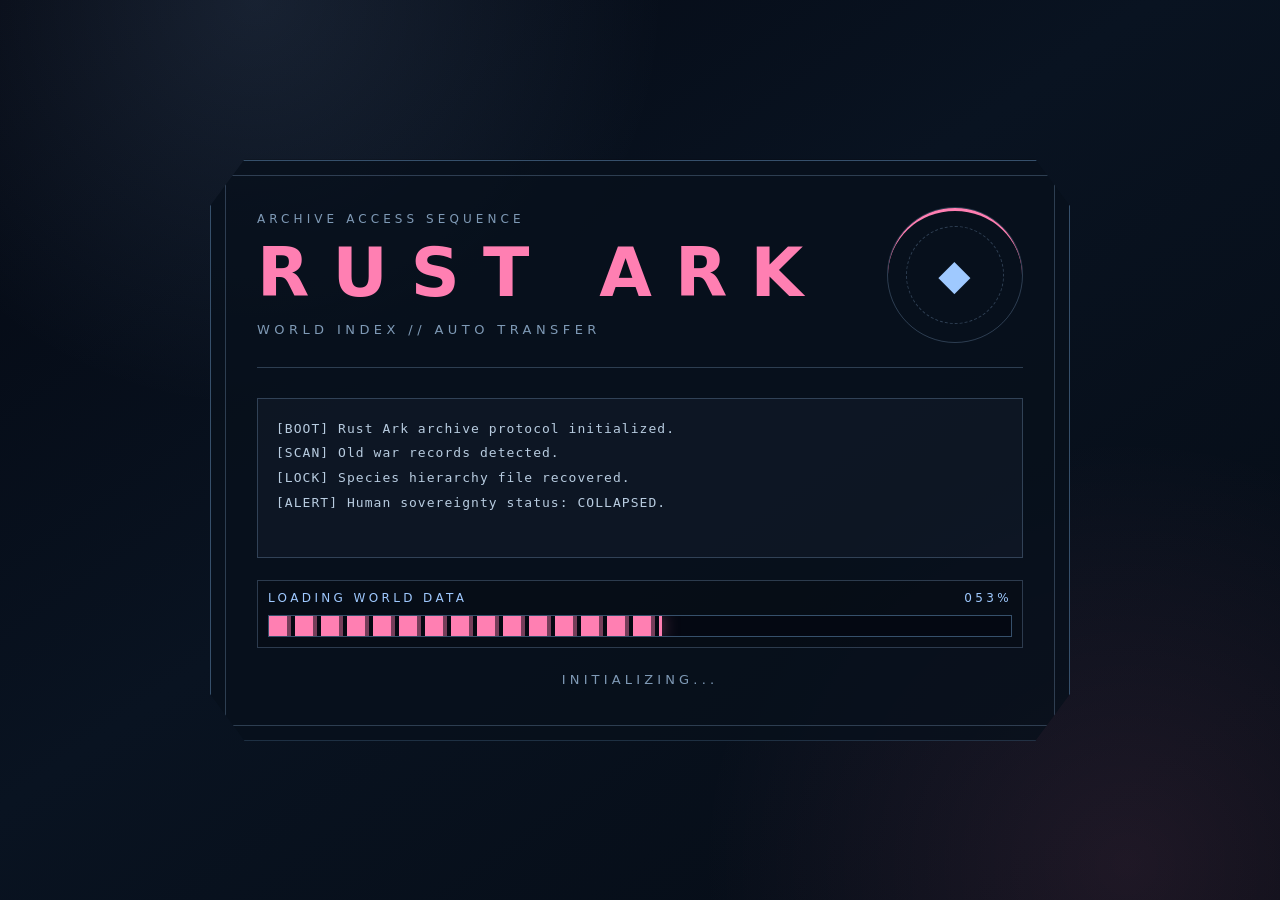
<file: index.html>
<!DOCTYPE html>
<html lang="ko">
<head>
<meta charset="UTF-8" />
<meta name="viewport" content="width=device-width, initial-scale=1.0" />
<title>RUST ARK | Loading</title>
<style>

:root{
  --bg:#050b14;
  --panel:#081321;
  --panel2:#0c1828;
  --line:#36506b;
  --soft:rgba(145,180,220,.28);
  --text:#d9e9f8;
  --muted:#7f9ab6;
  --pink:#ff7fb2;
  --blue:#9fc9ff;
  --amber:#ffd18a;
  --green:#9bf2cf;
  --danger:#ff5f99;
}
*{box-sizing:border-box}
html{scroll-behavior:smooth}
body{
  margin:0; min-height:100vh;
  background:
    radial-gradient(circle at 20% 0%, rgba(159,201,255,.12), transparent 30%),
    radial-gradient(circle at 88% 96%, rgba(255,127,178,.10), transparent 30%),
    linear-gradient(145deg,#040812,#091321 45%,#050b14);
  color:var(--text);
  font-family:"Segoe UI","Pretendard","Apple SD Gothic Neo",system-ui,sans-serif;
  letter-spacing:.06em;
}
a{color:inherit;text-decoration:none}
.page{
  width:min(1180px, calc(100% - 28px));
  margin:22px auto;
  position:relative;
  border:1px solid var(--line);
  background:linear-gradient(145deg,rgba(8,19,33,.96),rgba(6,13,24,.98));
  clip-path:polygon(2.5% 0,97.5% 0,100% 2.5%,100% 97.5%,97.5% 100%,2.5% 100%,0 97.5%,0 2.5%);
  box-shadow:0 0 46px rgba(0,0,0,.55), inset 0 0 90px rgba(159,201,255,.04);
  padding:38px 38px 34px 92px;
  overflow:hidden;
}
.page:before{
  content:""; position:absolute; inset:15px;
  border:1px solid rgba(145,180,220,.25);
  pointer-events:none;
  clip-path:polygon(2% 0,98% 0,100% 2%,100% 98%,98% 100%,2% 100%,0 98%,0 2%);
}
.page:after{
  content:""; position:absolute; inset:0;
  background:
    linear-gradient(transparent 0 96%, rgba(159,201,255,.05) 97%),
    repeating-linear-gradient(0deg, rgba(255,255,255,.025) 0 1px, transparent 1px 4px);
  opacity:.28;
  pointer-events:none;
}
.rail{
  position:absolute; left:18px; top:64px; bottom:64px; width:48px;
  border-left:1px solid var(--line); border-right:1px solid var(--line);
  display:flex; flex-direction:column; align-items:center;
  color:var(--muted); z-index:2;
}
.rail .icon{height:58px;width:100%;display:grid;place-items:center;border-bottom:1px solid var(--soft);color:var(--pink);font-size:20px}
.rail .vertical{writing-mode:vertical-rl;text-orientation:mixed;font-size:23px;letter-spacing:.26em;font-weight:800;color:#6988ad;margin-top:36px}
.rail .small{margin-top:auto;margin-bottom:22px;writing-mode:vertical-rl;font-size:10px;letter-spacing:.28em;color:var(--pink)}
.header{
  display:grid; grid-template-columns:1fr auto; gap:24px; align-items:start;
  position:relative; z-index:3; padding-bottom:26px; border-bottom:1px solid var(--soft);
}
.kicker{color:var(--muted);font-size:12px;letter-spacing:.34em;margin-bottom:12px}
h1{
  margin:0; color:var(--pink);
  font-size:clamp(34px,5.6vw,62px); letter-spacing:.35em; line-height:1.02;
}
.subtitle{margin-top:14px;color:var(--muted);font-size:14px;letter-spacing:.42em}
.emblem{
  width:122px;height:122px;border:1px solid var(--soft);border-radius:50%;
  display:grid;place-items:center;position:relative;color:var(--blue);
}
.emblem:before{content:"";position:absolute;width:80px;height:80px;border:1px dashed var(--soft);border-radius:50%}
.emblem:after{content:"";position:absolute;width:102px;height:102px;border-top:2px solid var(--pink);border-radius:50%;animation:spin 7s linear infinite}
.emblem b{font-size:42px;transform:rotate(-12deg)}
@keyframes spin{to{transform:rotate(360deg)}}
.topnav{
  position:relative;z-index:3;display:flex;gap:10px;flex-wrap:wrap;margin:24px 0 0;
}
.topnav a{
  border:1px solid var(--soft); padding:10px 14px; color:var(--blue);
  background:rgba(159,201,255,.035); font-size:12px; letter-spacing:.22em;
}
.topnav a:hover{border-color:var(--pink);color:var(--pink)}
.section{
  position:relative; z-index:3; margin-top:28px;
  border:1px solid var(--soft);
  background:rgba(7,16,28,.56);
  padding:24px;
}
.section-title{
  display:flex;align-items:center;gap:12px;margin:0 0 18px;
  color:var(--blue);font-weight:800;font-size:15px;letter-spacing:.32em;
}
.section-title:before{content:"";width:10px;height:10px;background:var(--pink);box-shadow:0 0 14px rgba(255,127,178,.55)}
.grid-2{display:grid;grid-template-columns:1.15fr .85fr;gap:22px}
.grid-3{display:grid;grid-template-columns:repeat(3,1fr);gap:16px}
.lore{
  color:#c8d8e9;line-height:1.95;font-size:15px;letter-spacing:.035em;word-break:keep-all;
}
.lore p{margin:0 0 18px}
.callout{
  border-left:3px solid var(--pink);
  background:linear-gradient(90deg,rgba(255,127,178,.12),transparent);
  padding:16px 18px; color:#f4d9e5; line-height:1.8; font-size:14px;
}
.data-list{display:grid;gap:14px}
.data{
  display:grid;grid-template-columns:132px 1fr;gap:12px;align-items:start;
  padding-bottom:12px;border-bottom:1px dashed rgba(145,180,220,.26);
}
.data dt{margin:0;color:var(--blue);font-size:12px;letter-spacing:.22em}
.data dd{margin:0;color:var(--text);font-size:14px;line-height:1.65;letter-spacing:.04em}
.card{
  border:1px solid var(--soft);
  background:linear-gradient(145deg,rgba(15,29,48,.74),rgba(7,16,28,.68));
  padding:18px; min-height:178px; position:relative; overflow:hidden;
}
.card:before{content:"";position:absolute;right:-40px;top:-40px;width:110px;height:110px;border:1px dashed var(--soft);border-radius:50%;opacity:.45}
.card h3{margin:0 0 12px;color:var(--pink);letter-spacing:.22em;font-size:16px}
.card p{margin:0;color:#c7d8e8;line-height:1.72;font-size:13.5px;letter-spacing:.035em;word-break:keep-all}
.tag-row{display:flex;gap:8px;flex-wrap:wrap;margin-top:14px}
.tag{border:1px solid var(--soft);padding:6px 9px;color:var(--muted);font-size:10px;letter-spacing:.18em}
.timeline{display:grid;gap:14px}
.event{display:grid;grid-template-columns:120px 1fr;gap:16px;border-bottom:1px dashed var(--soft);padding-bottom:14px}
.event b{color:var(--pink);font-size:12px;letter-spacing:.24em}
.event span{line-height:1.75;color:#c8d8e9;font-size:14px}
.character-grid{display:grid;grid-template-columns:repeat(4,1fr);gap:14px}
.character{
  border:1px solid var(--soft); padding:18px; min-height:132px;
  background:rgba(159,201,255,.035);
  display:flex; flex-direction:column; justify-content:space-between;
}
.character strong{color:var(--text);font-size:16px;letter-spacing:.18em}
.character small{color:var(--muted);line-height:1.5;margin-top:8px;display:block}
.character .link{margin-top:16px;color:var(--pink);font-size:11px;letter-spacing:.24em}
.warning{
  color:#ffd8e7;border:1px solid rgba(255,127,178,.35);
  background:rgba(255,127,178,.08);
  padding:18px;line-height:1.8;font-size:14px;
}
footer{
  position:relative;z-index:3;margin-top:26px;padding-top:18px;border-top:1px solid var(--soft);
  display:flex;justify-content:space-between;gap:16px;flex-wrap:wrap;color:var(--muted);font-size:11px;letter-spacing:.24em;
}
.pink{color:var(--pink)}
.blue{color:var(--blue)}
@media(max-width:920px){
  .page{padding:30px 22px 30px 72px}
  .header,.grid-2{grid-template-columns:1fr}
  .grid-3,.character-grid{grid-template-columns:1fr}
  .emblem{width:92px;height:92px}
  .data,.event{grid-template-columns:1fr}
  h1{letter-spacing:.2em}
}
@media(max-width:560px){
  body{background:#050b14}
  .page{width:100%;margin:0;min-height:100vh;clip-path:none;padding-left:72px}
  .rail{left:10px}
  .section{padding:18px}
}

body{display:grid;place-items:center;overflow:hidden}
.boot{width:min(860px,calc(100% - 28px));position:relative;z-index:4;border:1px solid var(--line);background:rgba(7,16,28,.78);padding:46px;clip-path:polygon(4% 0,96% 0,100% 8%,100% 92%,96% 100%,4% 100%,0 92%,0 8%);box-shadow:0 0 60px rgba(0,0,0,.6)}
.boot:before{content:"";position:absolute;inset:14px;border:1px solid var(--soft);pointer-events:none}
.boot-head{display:grid;grid-template-columns:1fr auto;gap:24px;align-items:center;border-bottom:1px solid var(--soft);padding-bottom:24px}
.boot h1{font-size:clamp(34px,7vw,68px);letter-spacing:.34em}
.boot-sub{margin-top:14px;color:var(--muted);letter-spacing:.34em;font-size:13px}
.scanner{width:136px;height:136px;border:1px solid var(--soft);border-radius:50%;display:grid;place-items:center;position:relative;color:var(--blue)}
.scanner:before{content:"";position:absolute;inset:18px;border:1px dashed var(--soft);border-radius:50%}
.scanner:after{content:"";position:absolute;inset:0;border-top:3px solid var(--pink);border-radius:50%;animation:spin 1.2s linear infinite}
.scanner b{font-size:42px}
.log{margin:30px 0 22px;border:1px solid var(--soft);padding:18px;background:rgba(159,201,255,.035);min-height:160px;font-family:ui-monospace,SFMono-Regular,Menlo,monospace;color:#b8cce0;font-size:13px;line-height:1.9;letter-spacing:.08em}
.log div{opacity:0;transform:translateY(5px);animation:logIn .28s ease forwards}
@keyframes logIn{to{opacity:1;transform:translateY(0)}}
.load-wrap{border:1px solid var(--soft);padding:10px;background:rgba(0,0,0,.18)}
.load-top{display:flex;justify-content:space-between;color:var(--blue);font-size:12px;letter-spacing:.28em;margin-bottom:10px}
.track{height:22px;border:1px solid var(--line);background:#040812;overflow:hidden;position:relative}
.bar{height:100%;width:0;background:repeating-linear-gradient(90deg,var(--pink) 0 18px,rgba(255,127,178,.45) 18px 22px,transparent 22px 26px);box-shadow:0 0 18px rgba(255,127,178,.4);transition:width .18s steps(3,end)}
.track:after{content:"";position:absolute;inset:0;background:linear-gradient(90deg,transparent,rgba(255,255,255,.25),transparent);transform:translateX(-110%);animation:sweep 1.2s linear infinite}
@keyframes sweep{to{transform:translateX(110%)}}
.status{margin-top:24px;text-align:center;color:var(--muted);letter-spacing:.32em;font-size:13px;min-height:22px}
.flash{position:fixed;inset:0;background:rgba(255,127,178,.0);pointer-events:none;z-index:20}
.flash.active{animation:flash .72s ease forwards}
@keyframes flash{0%{background:rgba(159,201,255,0)}30%{background:rgba(159,201,255,.18)}100%{background:rgba(255,127,178,0)}}
@media(max-width:680px){.boot{padding:32px 22px}.boot-head{grid-template-columns:1fr}.scanner{width:98px;height:98px}}
</style>
</head>
<body>
  <main class="boot">
    <div class="boot-head">
      <div>
        <div class="kicker">ARCHIVE ACCESS SEQUENCE</div>
        <h1>RUST ARK</h1>
        <div class="boot-sub">WORLD INDEX // AUTO TRANSFER</div>
      </div>
      <div class="scanner"><b>◆</b></div>
    </div>

    <section class="log" id="log"></section>

    <section class="load-wrap">
      <div class="load-top">
        <span>LOADING WORLD DATA</span>
        <span id="percent">000%</span>
      </div>
      <div class="track"><div class="bar" id="bar"></div></div>
    </section>

    <div class="status" id="status">INITIALIZING...</div>
  </main>
  <div class="flash" id="flash"></div>

<script>
const logs = [
  "[BOOT] Rust Ark archive protocol initialized.",
  "[SCAN] Old war records detected.",
  "[LOCK] Species hierarchy file recovered.",
  "[ALERT] Human sovereignty status: COLLAPSED.",
  "[SYNC] Plant / Animal / Insect uprising data connected.",
  "[GATE] Transferring to world page..."
];

const logBox = document.getElementById("log");
const bar = document.getElementById("bar");
const percent = document.getElementById("percent");
const statusEl = document.getElementById("status");
const flash = document.getElementById("flash");

let value = 0;
let logIndex = 0;

function addLog(){
  if(logIndex >= logs.length) return;
  const line = document.createElement("div");
  line.textContent = logs[logIndex];
  line.style.animationDelay = "0s";
  logBox.appendChild(line);
  logIndex++;
}

addLog();

const timer = setInterval(() => {
  const jump = Math.floor(Math.random() * 9) + 4;
  value = Math.min(100, value + jump);
  bar.style.width = value + "%";
  percent.textContent = String(value).padStart(3, "0") + "%";

  if(value > logIndex * 16 && logIndex < logs.length) addLog();

  if(value >= 100) {
    clearInterval(timer);
    statusEl.textContent = "ACCESS GRANTED // ENTERING WORLD INDEX";
    flash.classList.add("active");
    setTimeout(() => {
      window.location.href = "world.html";
    }, 1150);
  }
}, 180);
</script>
</body>
</html>
</file>
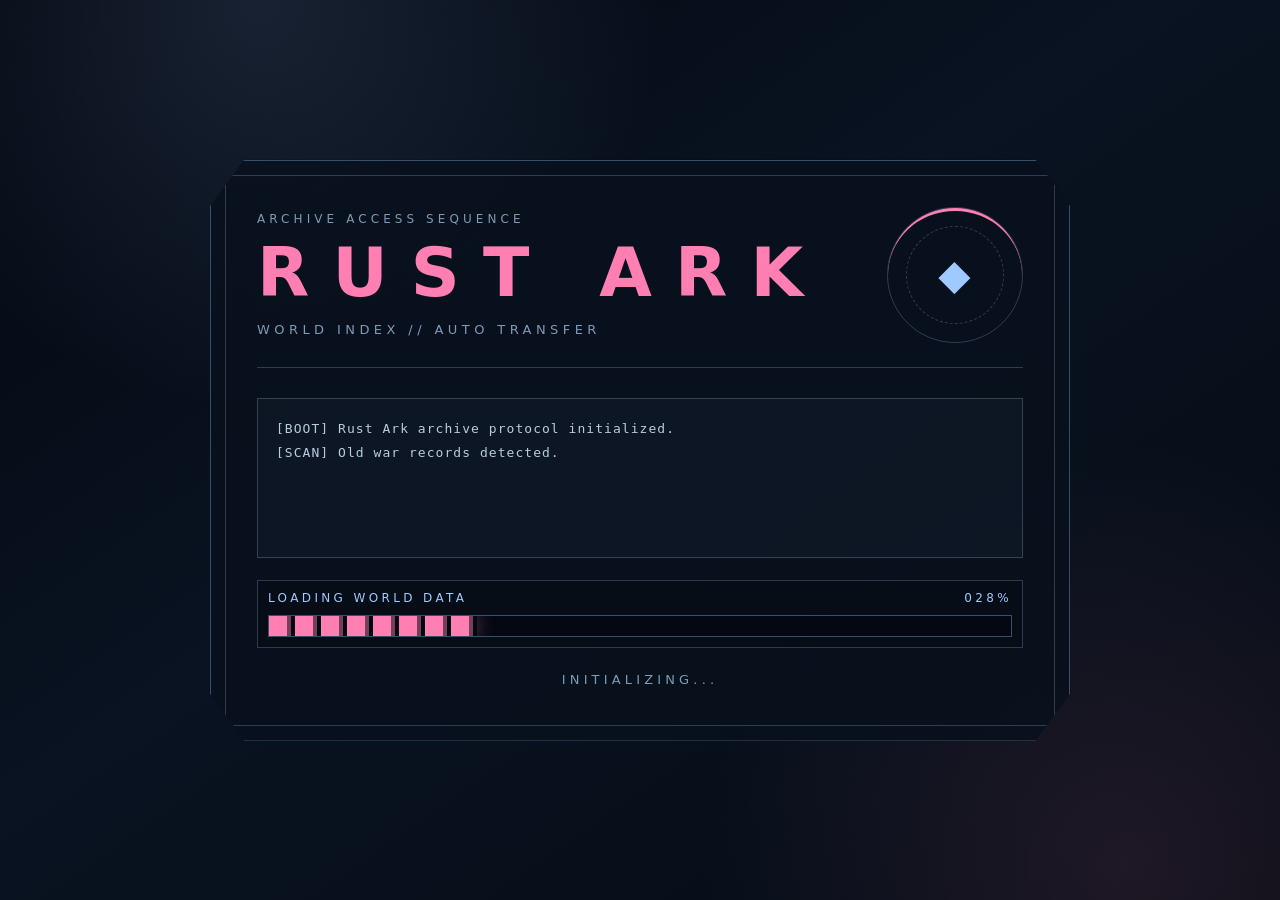
<file: intro.html>
<!DOCTYPE html>
<html lang="ko">
<head>
<meta charset="UTF-8" />
<meta name="viewport" content="width=device-width, initial-scale=1.0" />
<title>RUST ARK | Loading</title>
<style>

:root{
  --bg:#050b14;
  --panel:#081321;
  --panel2:#0c1828;
  --line:#36506b;
  --soft:rgba(145,180,220,.28);
  --text:#d9e9f8;
  --muted:#7f9ab6;
  --pink:#ff7fb2;
  --blue:#9fc9ff;
  --amber:#ffd18a;
  --green:#9bf2cf;
  --danger:#ff5f99;
}
*{box-sizing:border-box}
html{scroll-behavior:smooth}
body{
  margin:0; min-height:100vh;
  background:
    radial-gradient(circle at 20% 0%, rgba(159,201,255,.12), transparent 30%),
    radial-gradient(circle at 88% 96%, rgba(255,127,178,.10), transparent 30%),
    linear-gradient(145deg,#040812,#091321 45%,#050b14);
  color:var(--text);
  font-family:"Segoe UI","Pretendard","Apple SD Gothic Neo",system-ui,sans-serif;
  letter-spacing:.06em;
}
a{color:inherit;text-decoration:none}
.page{
  width:min(1180px, calc(100% - 28px));
  margin:22px auto;
  position:relative;
  border:1px solid var(--line);
  background:linear-gradient(145deg,rgba(8,19,33,.96),rgba(6,13,24,.98));
  clip-path:polygon(2.5% 0,97.5% 0,100% 2.5%,100% 97.5%,97.5% 100%,2.5% 100%,0 97.5%,0 2.5%);
  box-shadow:0 0 46px rgba(0,0,0,.55), inset 0 0 90px rgba(159,201,255,.04);
  padding:38px 38px 34px 92px;
  overflow:hidden;
}
.page:before{
  content:""; position:absolute; inset:15px;
  border:1px solid rgba(145,180,220,.25);
  pointer-events:none;
  clip-path:polygon(2% 0,98% 0,100% 2%,100% 98%,98% 100%,2% 100%,0 98%,0 2%);
}
.page:after{
  content:""; position:absolute; inset:0;
  background:
    linear-gradient(transparent 0 96%, rgba(159,201,255,.05) 97%),
    repeating-linear-gradient(0deg, rgba(255,255,255,.025) 0 1px, transparent 1px 4px);
  opacity:.28;
  pointer-events:none;
}
.rail{
  position:absolute; left:18px; top:64px; bottom:64px; width:48px;
  border-left:1px solid var(--line); border-right:1px solid var(--line);
  display:flex; flex-direction:column; align-items:center;
  color:var(--muted); z-index:2;
}
.rail .icon{height:58px;width:100%;display:grid;place-items:center;border-bottom:1px solid var(--soft);color:var(--pink);font-size:20px}
.rail .vertical{writing-mode:vertical-rl;text-orientation:mixed;font-size:23px;letter-spacing:.26em;font-weight:800;color:#6988ad;margin-top:36px}
.rail .small{margin-top:auto;margin-bottom:22px;writing-mode:vertical-rl;font-size:10px;letter-spacing:.28em;color:var(--pink)}
.header{
  display:grid; grid-template-columns:1fr auto; gap:24px; align-items:start;
  position:relative; z-index:3; padding-bottom:26px; border-bottom:1px solid var(--soft);
}
.kicker{color:var(--muted);font-size:12px;letter-spacing:.34em;margin-bottom:12px}
h1{
  margin:0; color:var(--pink);
  font-size:clamp(34px,5.6vw,62px); letter-spacing:.35em; line-height:1.02;
}
.subtitle{margin-top:14px;color:var(--muted);font-size:14px;letter-spacing:.42em}
.emblem{
  width:122px;height:122px;border:1px solid var(--soft);border-radius:50%;
  display:grid;place-items:center;position:relative;color:var(--blue);
}
.emblem:before{content:"";position:absolute;width:80px;height:80px;border:1px dashed var(--soft);border-radius:50%}
.emblem:after{content:"";position:absolute;width:102px;height:102px;border-top:2px solid var(--pink);border-radius:50%;animation:spin 7s linear infinite}
.emblem b{font-size:42px;transform:rotate(-12deg)}
@keyframes spin{to{transform:rotate(360deg)}}
.topnav{
  position:relative;z-index:3;display:flex;gap:10px;flex-wrap:wrap;margin:24px 0 0;
}
.topnav a{
  border:1px solid var(--soft); padding:10px 14px; color:var(--blue);
  background:rgba(159,201,255,.035); font-size:12px; letter-spacing:.22em;
}
.topnav a:hover{border-color:var(--pink);color:var(--pink)}
.section{
  position:relative; z-index:3; margin-top:28px;
  border:1px solid var(--soft);
  background:rgba(7,16,28,.56);
  padding:24px;
}
.section-title{
  display:flex;align-items:center;gap:12px;margin:0 0 18px;
  color:var(--blue);font-weight:800;font-size:15px;letter-spacing:.32em;
}
.section-title:before{content:"";width:10px;height:10px;background:var(--pink);box-shadow:0 0 14px rgba(255,127,178,.55)}
.grid-2{display:grid;grid-template-columns:1.15fr .85fr;gap:22px}
.grid-3{display:grid;grid-template-columns:repeat(3,1fr);gap:16px}
.lore{
  color:#c8d8e9;line-height:1.95;font-size:15px;letter-spacing:.035em;word-break:keep-all;
}
.lore p{margin:0 0 18px}
.callout{
  border-left:3px solid var(--pink);
  background:linear-gradient(90deg,rgba(255,127,178,.12),transparent);
  padding:16px 18px; color:#f4d9e5; line-height:1.8; font-size:14px;
}
.data-list{display:grid;gap:14px}
.data{
  display:grid;grid-template-columns:132px 1fr;gap:12px;align-items:start;
  padding-bottom:12px;border-bottom:1px dashed rgba(145,180,220,.26);
}
.data dt{margin:0;color:var(--blue);font-size:12px;letter-spacing:.22em}
.data dd{margin:0;color:var(--text);font-size:14px;line-height:1.65;letter-spacing:.04em}
.card{
  border:1px solid var(--soft);
  background:linear-gradient(145deg,rgba(15,29,48,.74),rgba(7,16,28,.68));
  padding:18px; min-height:178px; position:relative; overflow:hidden;
}
.card:before{content:"";position:absolute;right:-40px;top:-40px;width:110px;height:110px;border:1px dashed var(--soft);border-radius:50%;opacity:.45}
.card h3{margin:0 0 12px;color:var(--pink);letter-spacing:.22em;font-size:16px}
.card p{margin:0;color:#c7d8e8;line-height:1.72;font-size:13.5px;letter-spacing:.035em;word-break:keep-all}
.tag-row{display:flex;gap:8px;flex-wrap:wrap;margin-top:14px}
.tag{border:1px solid var(--soft);padding:6px 9px;color:var(--muted);font-size:10px;letter-spacing:.18em}
.timeline{display:grid;gap:14px}
.event{display:grid;grid-template-columns:120px 1fr;gap:16px;border-bottom:1px dashed var(--soft);padding-bottom:14px}
.event b{color:var(--pink);font-size:12px;letter-spacing:.24em}
.event span{line-height:1.75;color:#c8d8e9;font-size:14px}
.character-grid{display:grid;grid-template-columns:repeat(4,1fr);gap:14px}
.character{
  border:1px solid var(--soft); padding:18px; min-height:132px;
  background:rgba(159,201,255,.035);
  display:flex; flex-direction:column; justify-content:space-between;
}
.character strong{color:var(--text);font-size:16px;letter-spacing:.18em}
.character small{color:var(--muted);line-height:1.5;margin-top:8px;display:block}
.character .link{margin-top:16px;color:var(--pink);font-size:11px;letter-spacing:.24em}
.warning{
  color:#ffd8e7;border:1px solid rgba(255,127,178,.35);
  background:rgba(255,127,178,.08);
  padding:18px;line-height:1.8;font-size:14px;
}
footer{
  position:relative;z-index:3;margin-top:26px;padding-top:18px;border-top:1px solid var(--soft);
  display:flex;justify-content:space-between;gap:16px;flex-wrap:wrap;color:var(--muted);font-size:11px;letter-spacing:.24em;
}
.pink{color:var(--pink)}
.blue{color:var(--blue)}
@media(max-width:920px){
  .page{padding:30px 22px 30px 72px}
  .header,.grid-2{grid-template-columns:1fr}
  .grid-3,.character-grid{grid-template-columns:1fr}
  .emblem{width:92px;height:92px}
  .data,.event{grid-template-columns:1fr}
  h1{letter-spacing:.2em}
}
@media(max-width:560px){
  body{background:#050b14}
  .page{width:100%;margin:0;min-height:100vh;clip-path:none;padding-left:72px}
  .rail{left:10px}
  .section{padding:18px}
}

body{display:grid;place-items:center;overflow:hidden}
.boot{width:min(860px,calc(100% - 28px));position:relative;z-index:4;border:1px solid var(--line);background:rgba(7,16,28,.78);padding:46px;clip-path:polygon(4% 0,96% 0,100% 8%,100% 92%,96% 100%,4% 100%,0 92%,0 8%);box-shadow:0 0 60px rgba(0,0,0,.6)}
.boot:before{content:"";position:absolute;inset:14px;border:1px solid var(--soft);pointer-events:none}
.boot-head{display:grid;grid-template-columns:1fr auto;gap:24px;align-items:center;border-bottom:1px solid var(--soft);padding-bottom:24px}
.boot h1{font-size:clamp(34px,7vw,68px);letter-spacing:.34em}
.boot-sub{margin-top:14px;color:var(--muted);letter-spacing:.34em;font-size:13px}
.scanner{width:136px;height:136px;border:1px solid var(--soft);border-radius:50%;display:grid;place-items:center;position:relative;color:var(--blue)}
.scanner:before{content:"";position:absolute;inset:18px;border:1px dashed var(--soft);border-radius:50%}
.scanner:after{content:"";position:absolute;inset:0;border-top:3px solid var(--pink);border-radius:50%;animation:spin 1.2s linear infinite}
.scanner b{font-size:42px}
.log{margin:30px 0 22px;border:1px solid var(--soft);padding:18px;background:rgba(159,201,255,.035);min-height:160px;font-family:ui-monospace,SFMono-Regular,Menlo,monospace;color:#b8cce0;font-size:13px;line-height:1.9;letter-spacing:.08em}
.log div{opacity:0;transform:translateY(5px);animation:logIn .28s ease forwards}
@keyframes logIn{to{opacity:1;transform:translateY(0)}}
.load-wrap{border:1px solid var(--soft);padding:10px;background:rgba(0,0,0,.18)}
.load-top{display:flex;justify-content:space-between;color:var(--blue);font-size:12px;letter-spacing:.28em;margin-bottom:10px}
.track{height:22px;border:1px solid var(--line);background:#040812;overflow:hidden;position:relative}
.bar{height:100%;width:0;background:repeating-linear-gradient(90deg,var(--pink) 0 18px,rgba(255,127,178,.45) 18px 22px,transparent 22px 26px);box-shadow:0 0 18px rgba(255,127,178,.4);transition:width .18s steps(3,end)}
.track:after{content:"";position:absolute;inset:0;background:linear-gradient(90deg,transparent,rgba(255,255,255,.25),transparent);transform:translateX(-110%);animation:sweep 1.2s linear infinite}
@keyframes sweep{to{transform:translateX(110%)}}
.status{margin-top:24px;text-align:center;color:var(--muted);letter-spacing:.32em;font-size:13px;min-height:22px}
.flash{position:fixed;inset:0;background:rgba(255,127,178,.0);pointer-events:none;z-index:20}
.flash.active{animation:flash .72s ease forwards}
@keyframes flash{0%{background:rgba(159,201,255,0)}30%{background:rgba(159,201,255,.18)}100%{background:rgba(255,127,178,0)}}
@media(max-width:680px){.boot{padding:32px 22px}.boot-head{grid-template-columns:1fr}.scanner{width:98px;height:98px}}
</style>
</head>
<body>
  <main class="boot">
    <div class="boot-head">
      <div>
        <div class="kicker">ARCHIVE ACCESS SEQUENCE</div>
        <h1>RUST ARK</h1>
        <div class="boot-sub">WORLD INDEX // AUTO TRANSFER</div>
      </div>
      <div class="scanner"><b>◆</b></div>
    </div>

    <section class="log" id="log"></section>

    <section class="load-wrap">
      <div class="load-top">
        <span>LOADING WORLD DATA</span>
        <span id="percent">000%</span>
      </div>
      <div class="track"><div class="bar" id="bar"></div></div>
    </section>

    <div class="status" id="status">INITIALIZING...</div>
  </main>
  <div class="flash" id="flash"></div>

<script>
const logs = [
  "[BOOT] Rust Ark archive protocol initialized.",
  "[SCAN] Old war records detected.",
  "[LOCK] Species hierarchy file recovered.",
  "[ALERT] Human sovereignty status: COLLAPSED.",
  "[SYNC] Plant / Animal / Insect uprising data connected.",
  "[GATE] Transferring to world page..."
];

const logBox = document.getElementById("log");
const bar = document.getElementById("bar");
const percent = document.getElementById("percent");
const statusEl = document.getElementById("status");
const flash = document.getElementById("flash");

let value = 0;
let logIndex = 0;

function addLog(){
  if(logIndex >= logs.length) return;
  const line = document.createElement("div");
  line.textContent = logs[logIndex];
  line.style.animationDelay = "0s";
  logBox.appendChild(line);
  logIndex++;
}

addLog();

const timer = setInterval(() => {
  const jump = Math.floor(Math.random() * 9) + 4;
  value = Math.min(100, value + jump);
  bar.style.width = value + "%";
  percent.textContent = String(value).padStart(3, "0") + "%";

  if(value > logIndex * 16 && logIndex < logs.length) addLog();

  if(value >= 100) {
    clearInterval(timer);
    statusEl.textContent = "ACCESS GRANTED // ENTERING WORLD INDEX";
    flash.classList.add("active");
    setTimeout(() => {
      window.location.href = "rust_ark_world_page.html";
    }, 1150);
  }
}, 180);
</script>
</body>
</html>
</file>
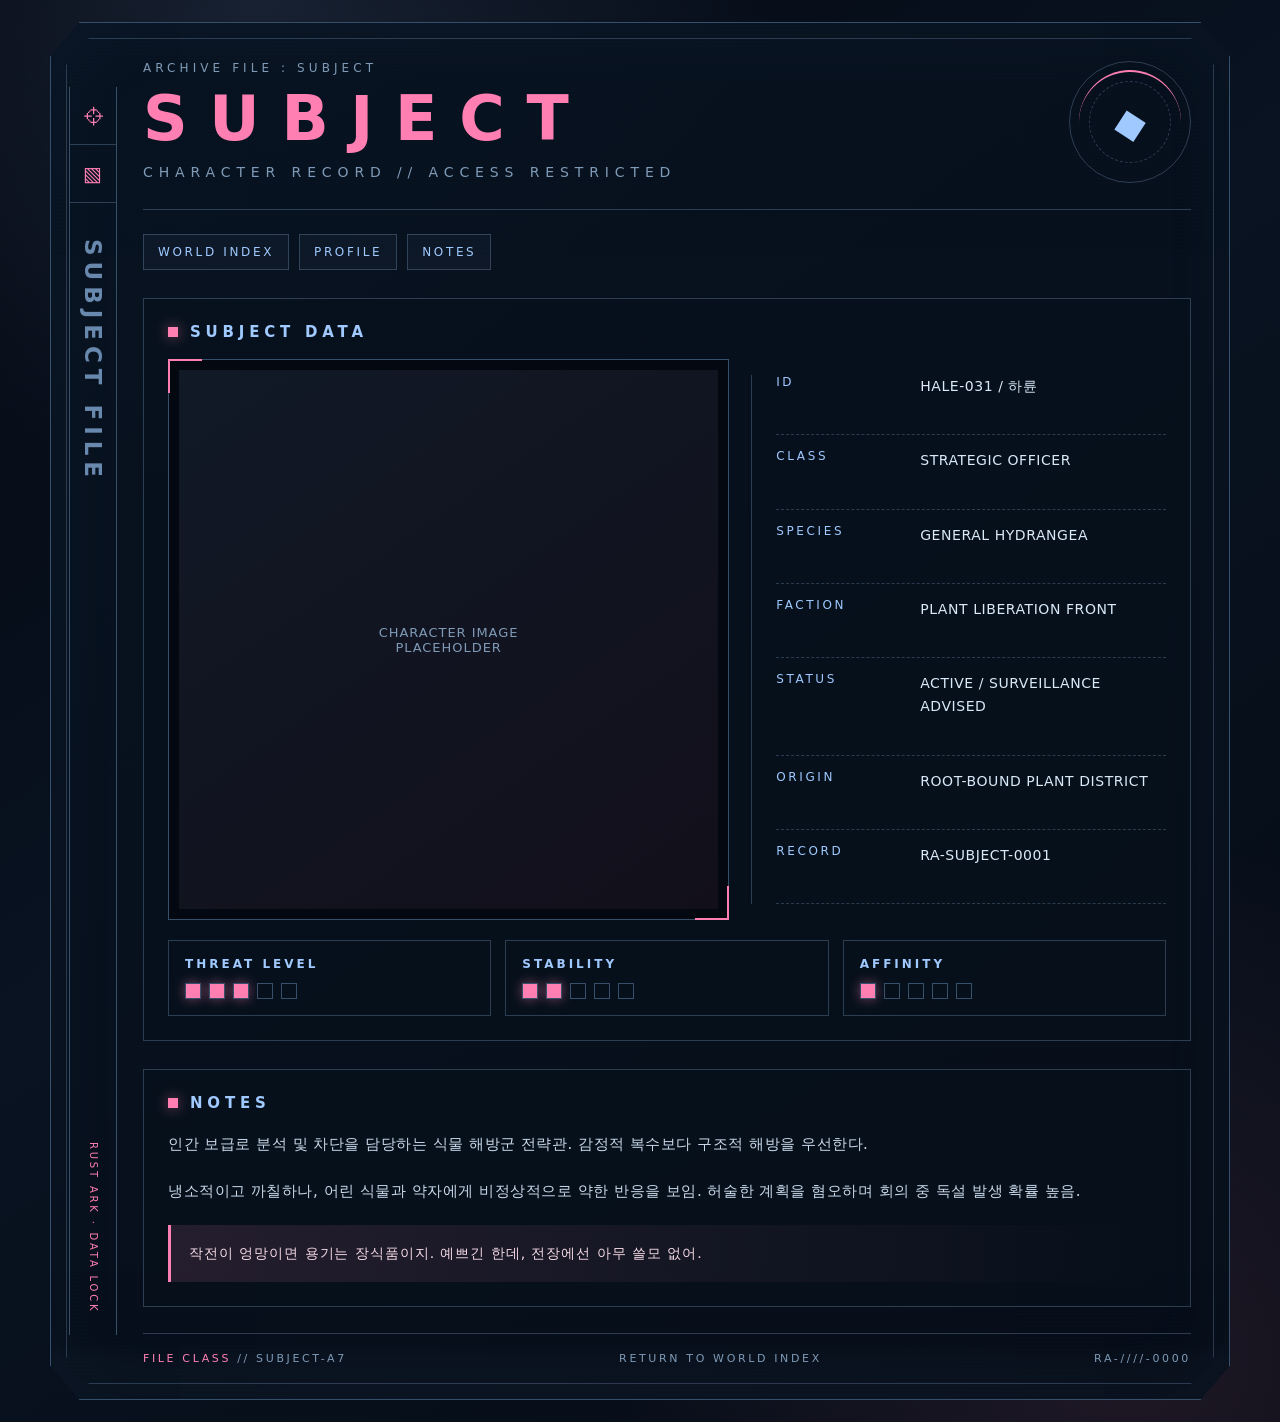
<file: rust_ark_character_template.html>
<!DOCTYPE html>
<html lang="ko">
<head>
<meta charset="UTF-8" />
<meta name="viewport" content="width=device-width, initial-scale=1.0" />
<title>RUST ARK | Character Archive</title>
<style>

:root{
  --bg:#050b14;
  --panel:#081321;
  --panel2:#0c1828;
  --line:#36506b;
  --soft:rgba(145,180,220,.28);
  --text:#d9e9f8;
  --muted:#7f9ab6;
  --pink:#ff7fb2;
  --blue:#9fc9ff;
  --amber:#ffd18a;
  --green:#9bf2cf;
  --danger:#ff5f99;
}
*{box-sizing:border-box}
html{scroll-behavior:smooth}
body{
  margin:0; min-height:100vh;
  background:
    radial-gradient(circle at 20% 0%, rgba(159,201,255,.12), transparent 30%),
    radial-gradient(circle at 88% 96%, rgba(255,127,178,.10), transparent 30%),
    linear-gradient(145deg,#040812,#091321 45%,#050b14);
  color:var(--text);
  font-family:"Segoe UI","Pretendard","Apple SD Gothic Neo",system-ui,sans-serif;
  letter-spacing:.06em;
}
a{color:inherit;text-decoration:none}
.page{
  width:min(1180px, calc(100% - 28px));
  margin:22px auto;
  position:relative;
  border:1px solid var(--line);
  background:linear-gradient(145deg,rgba(8,19,33,.96),rgba(6,13,24,.98));
  clip-path:polygon(2.5% 0,97.5% 0,100% 2.5%,100% 97.5%,97.5% 100%,2.5% 100%,0 97.5%,0 2.5%);
  box-shadow:0 0 46px rgba(0,0,0,.55), inset 0 0 90px rgba(159,201,255,.04);
  padding:38px 38px 34px 92px;
  overflow:hidden;
}
.page:before{
  content:""; position:absolute; inset:15px;
  border:1px solid rgba(145,180,220,.25);
  pointer-events:none;
  clip-path:polygon(2% 0,98% 0,100% 2%,100% 98%,98% 100%,2% 100%,0 98%,0 2%);
}
.page:after{
  content:""; position:absolute; inset:0;
  background:
    linear-gradient(transparent 0 96%, rgba(159,201,255,.05) 97%),
    repeating-linear-gradient(0deg, rgba(255,255,255,.025) 0 1px, transparent 1px 4px);
  opacity:.28;
  pointer-events:none;
}
.rail{
  position:absolute; left:18px; top:64px; bottom:64px; width:48px;
  border-left:1px solid var(--line); border-right:1px solid var(--line);
  display:flex; flex-direction:column; align-items:center;
  color:var(--muted); z-index:2;
}
.rail .icon{height:58px;width:100%;display:grid;place-items:center;border-bottom:1px solid var(--soft);color:var(--pink);font-size:20px}
.rail .vertical{writing-mode:vertical-rl;text-orientation:mixed;font-size:23px;letter-spacing:.26em;font-weight:800;color:#6988ad;margin-top:36px}
.rail .small{margin-top:auto;margin-bottom:22px;writing-mode:vertical-rl;font-size:10px;letter-spacing:.28em;color:var(--pink)}
.header{
  display:grid; grid-template-columns:1fr auto; gap:24px; align-items:start;
  position:relative; z-index:3; padding-bottom:26px; border-bottom:1px solid var(--soft);
}
.kicker{color:var(--muted);font-size:12px;letter-spacing:.34em;margin-bottom:12px}
h1{
  margin:0; color:var(--pink);
  font-size:clamp(34px,5.6vw,62px); letter-spacing:.35em; line-height:1.02;
}
.subtitle{margin-top:14px;color:var(--muted);font-size:14px;letter-spacing:.42em}
.emblem{
  width:122px;height:122px;border:1px solid var(--soft);border-radius:50%;
  display:grid;place-items:center;position:relative;color:var(--blue);
}
.emblem:before{content:"";position:absolute;width:80px;height:80px;border:1px dashed var(--soft);border-radius:50%}
.emblem:after{content:"";position:absolute;width:102px;height:102px;border-top:2px solid var(--pink);border-radius:50%;animation:spin 7s linear infinite}
.emblem b{font-size:42px;transform:rotate(-12deg)}
@keyframes spin{to{transform:rotate(360deg)}}
.topnav{
  position:relative;z-index:3;display:flex;gap:10px;flex-wrap:wrap;margin:24px 0 0;
}
.topnav a{
  border:1px solid var(--soft); padding:10px 14px; color:var(--blue);
  background:rgba(159,201,255,.035); font-size:12px; letter-spacing:.22em;
}
.topnav a:hover{border-color:var(--pink);color:var(--pink)}
.section{
  position:relative; z-index:3; margin-top:28px;
  border:1px solid var(--soft);
  background:rgba(7,16,28,.56);
  padding:24px;
}
.section-title{
  display:flex;align-items:center;gap:12px;margin:0 0 18px;
  color:var(--blue);font-weight:800;font-size:15px;letter-spacing:.32em;
}
.section-title:before{content:"";width:10px;height:10px;background:var(--pink);box-shadow:0 0 14px rgba(255,127,178,.55)}
.grid-2{display:grid;grid-template-columns:1.15fr .85fr;gap:22px}
.grid-3{display:grid;grid-template-columns:repeat(3,1fr);gap:16px}
.lore{
  color:#c8d8e9;line-height:1.95;font-size:15px;letter-spacing:.035em;word-break:keep-all;
}
.lore p{margin:0 0 18px}
.callout{
  border-left:3px solid var(--pink);
  background:linear-gradient(90deg,rgba(255,127,178,.12),transparent);
  padding:16px 18px; color:#f4d9e5; line-height:1.8; font-size:14px;
}
.data-list{display:grid;gap:14px}
.data{
  display:grid;grid-template-columns:132px 1fr;gap:12px;align-items:start;
  padding-bottom:12px;border-bottom:1px dashed rgba(145,180,220,.26);
}
.data dt{margin:0;color:var(--blue);font-size:12px;letter-spacing:.22em}
.data dd{margin:0;color:var(--text);font-size:14px;line-height:1.65;letter-spacing:.04em}
.card{
  border:1px solid var(--soft);
  background:linear-gradient(145deg,rgba(15,29,48,.74),rgba(7,16,28,.68));
  padding:18px; min-height:178px; position:relative; overflow:hidden;
}
.card:before{content:"";position:absolute;right:-40px;top:-40px;width:110px;height:110px;border:1px dashed var(--soft);border-radius:50%;opacity:.45}
.card h3{margin:0 0 12px;color:var(--pink);letter-spacing:.22em;font-size:16px}
.card p{margin:0;color:#c7d8e8;line-height:1.72;font-size:13.5px;letter-spacing:.035em;word-break:keep-all}
.tag-row{display:flex;gap:8px;flex-wrap:wrap;margin-top:14px}
.tag{border:1px solid var(--soft);padding:6px 9px;color:var(--muted);font-size:10px;letter-spacing:.18em}
.timeline{display:grid;gap:14px}
.event{display:grid;grid-template-columns:120px 1fr;gap:16px;border-bottom:1px dashed var(--soft);padding-bottom:14px}
.event b{color:var(--pink);font-size:12px;letter-spacing:.24em}
.event span{line-height:1.75;color:#c8d8e9;font-size:14px}
.character-grid{display:grid;grid-template-columns:repeat(4,1fr);gap:14px}
.character{
  border:1px solid var(--soft); padding:18px; min-height:132px;
  background:rgba(159,201,255,.035);
  display:flex; flex-direction:column; justify-content:space-between;
}
.character strong{color:var(--text);font-size:16px;letter-spacing:.18em}
.character small{color:var(--muted);line-height:1.5;margin-top:8px;display:block}
.character .link{margin-top:16px;color:var(--pink);font-size:11px;letter-spacing:.24em}
.warning{
  color:#ffd8e7;border:1px solid rgba(255,127,178,.35);
  background:rgba(255,127,178,.08);
  padding:18px;line-height:1.8;font-size:14px;
}
footer{
  position:relative;z-index:3;margin-top:26px;padding-top:18px;border-top:1px solid var(--soft);
  display:flex;justify-content:space-between;gap:16px;flex-wrap:wrap;color:var(--muted);font-size:11px;letter-spacing:.24em;
}
.pink{color:var(--pink)}
.blue{color:var(--blue)}
@media(max-width:920px){
  .page{padding:30px 22px 30px 72px}
  .header,.grid-2{grid-template-columns:1fr}
  .grid-3,.character-grid{grid-template-columns:1fr}
  .emblem{width:92px;height:92px}
  .data,.event{grid-template-columns:1fr}
  h1{letter-spacing:.2em}
}
@media(max-width:560px){
  body{background:#050b14}
  .page{width:100%;margin:0;min-height:100vh;clip-path:none;padding-left:72px}
  .rail{left:10px}
  .section{padding:18px}
}

.portrait-frame{border:1px solid var(--line);background:#030811;padding:10px;position:relative}
.portrait-frame:before,.portrait-frame:after{content:"";position:absolute;width:32px;height:32px;border-color:var(--pink);border-style:solid}
.portrait-frame:before{left:-1px;top:-1px;border-width:2px 0 0 2px}
.portrait-frame:after{right:-1px;bottom:-1px;border-width:0 2px 2px 0}
.portrait{width:100%;aspect-ratio:1/1;object-fit:cover;display:grid;place-items:center;background:linear-gradient(145deg,rgba(159,201,255,.09),rgba(255,127,178,.06));color:var(--muted);font-size:13px;text-align:center;padding:20px}
.info-panel{border-left:1px solid var(--soft);padding-left:24px}
.stat-row{display:grid;grid-template-columns:repeat(3,1fr);gap:14px;margin-top:20px}
.stat{border:1px solid var(--soft);padding:16px}
.stat b{display:block;color:var(--blue);font-size:12px;letter-spacing:.25em;margin-bottom:12px}
.gauge{display:flex;gap:8px}
.gauge span{width:16px;height:16px;border:1px solid var(--line)}
.gauge span.on{background:var(--pink);box-shadow:0 0 12px rgba(255,127,178,.45)}
@media(max-width:920px){.info-panel{border-left:0;padding-left:0;border-top:1px solid var(--soft);padding-top:22px}.stat-row{grid-template-columns:1fr}}
</style>
</head>
<body>
<article class="page">
  <aside class="rail">
    <div class="icon">⌖</div>
    <div class="icon">▧</div>
    <div class="vertical">SUBJECT FILE</div>
    <div class="small">RUST ARK · DATA LOCK</div>
  </aside>

  <header class="header">
    <div>
      <div class="kicker">ARCHIVE FILE : SUBJECT</div>
      <h1>SUBJECT</h1>
      <div class="subtitle">CHARACTER RECORD // ACCESS RESTRICTED</div>
    </div>
    <div class="emblem"><b>◆</b></div>
  </header>

  <nav class="topnav">
    <a href="rust_ark_world_page.html">WORLD INDEX</a>
    <a href="#profile">PROFILE</a>
    <a href="#notes">NOTES</a>
  </nav>

  <section class="section" id="profile">
    <h2 class="section-title">SUBJECT DATA</h2>
    <div class="grid-2">
      <div class="portrait-frame">
        <!-- 이미지가 있으면 아래 div를 img로 교체:
        <img class="portrait" src="character_image.jpg" alt="character portrait">
        -->
        <div class="portrait">CHARACTER IMAGE<br>PLACEHOLDER</div>
      </div>

      <dl class="data-list info-panel">
        <div class="data"><dt>ID</dt><dd>HALE-031 / 하륜</dd></div>
        <div class="data"><dt>CLASS</dt><dd>STRATEGIC OFFICER</dd></div>
        <div class="data"><dt>SPECIES</dt><dd>GENERAL HYDRANGEA</dd></div>
        <div class="data"><dt>FACTION</dt><dd>PLANT LIBERATION FRONT</dd></div>
        <div class="data"><dt>STATUS</dt><dd>ACTIVE / SURVEILLANCE ADVISED</dd></div>
        <div class="data"><dt>ORIGIN</dt><dd>ROOT-BOUND PLANT DISTRICT</dd></div>
        <div class="data"><dt>RECORD</dt><dd>RA-SUBJECT-0001</dd></div>
      </dl>
    </div>

    <div class="stat-row">
      <div class="stat"><b>THREAT LEVEL</b><div class="gauge"><span class="on"></span><span class="on"></span><span class="on"></span><span></span><span></span></div></div>
      <div class="stat"><b>STABILITY</b><div class="gauge"><span class="on"></span><span class="on"></span><span></span><span></span><span></span></div></div>
      <div class="stat"><b>AFFINITY</b><div class="gauge"><span class="on"></span><span></span><span></span><span></span><span></span></div></div>
    </div>
  </section>

  <section class="section" id="notes">
    <h2 class="section-title">NOTES</h2>
    <div class="lore">
      <p>인간 보급로 분석 및 차단을 담당하는 식물 해방군 전략관. 감정적 복수보다 구조적 해방을 우선한다.</p>
      <p>냉소적이고 까칠하나, 어린 식물과 약자에게 비정상적으로 약한 반응을 보임. 허술한 계획을 혐오하며 회의 중 독설 발생 확률 높음.</p>
    </div>
    <div class="callout">
      작전이 엉망이면 용기는 장식품이지. 예쁘긴 한데, 전장에선 아무 쓸모 없어.
    </div>
  </section>

  <footer>
    <span><span class="pink">FILE CLASS</span> // SUBJECT-A7</span>
    <span><a href="rust_ark_world_page.html">RETURN TO WORLD INDEX</a></span>
    <span>RA-////-0000</span>
  </footer>
</article>
</body>
</html>
</file>
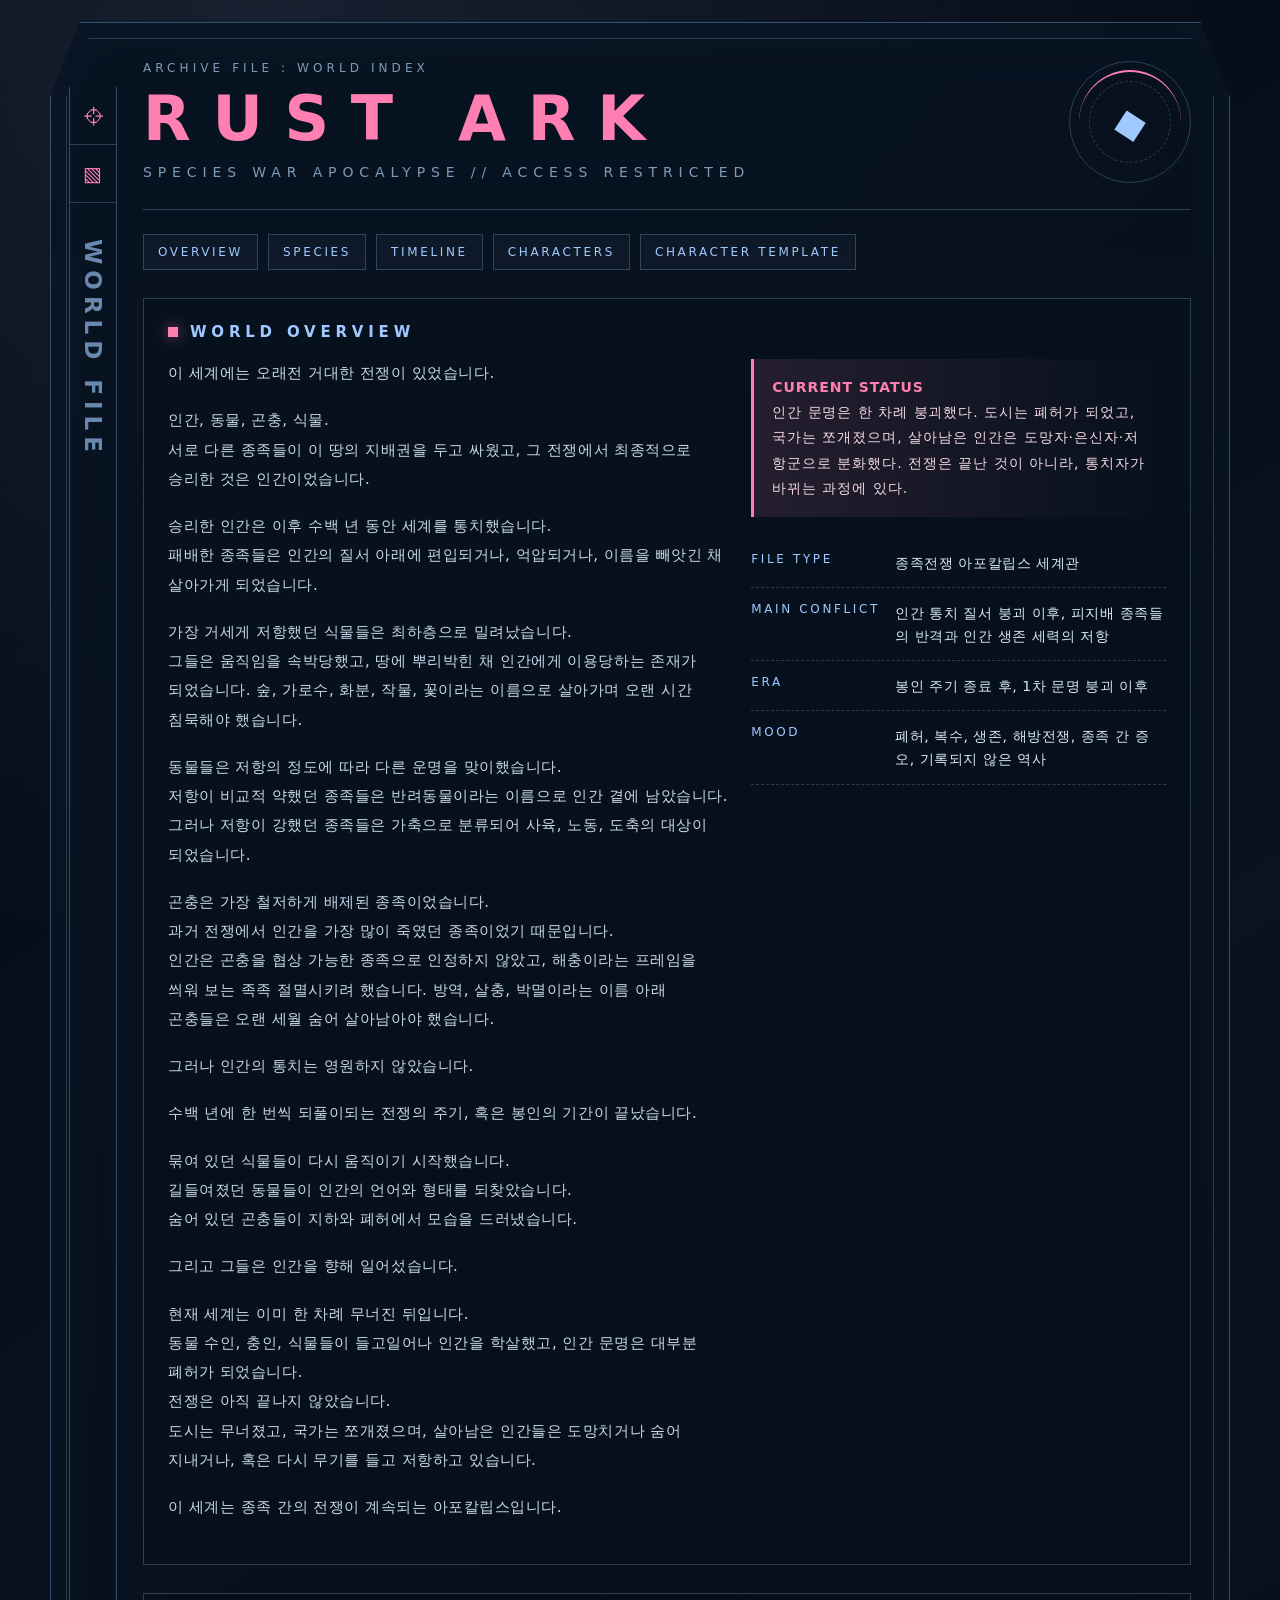
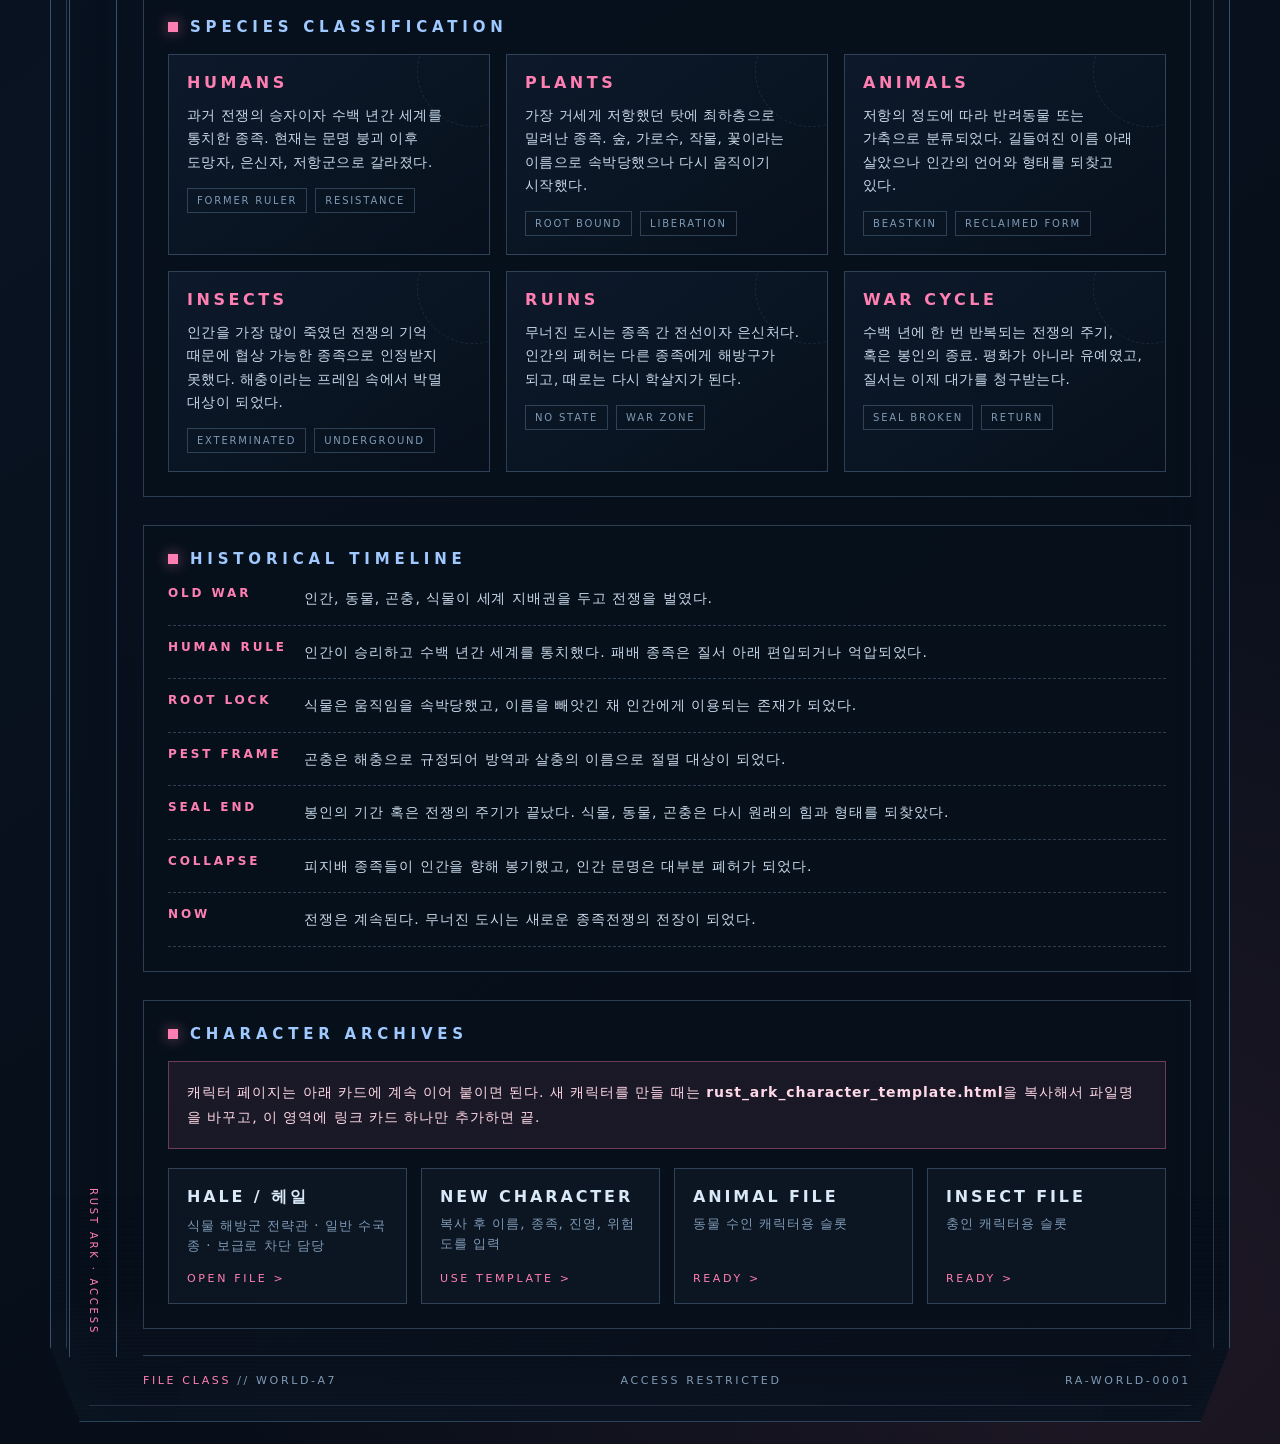
<file: rust_ark_world_page.html>
<!DOCTYPE html>
<html lang="ko">
<head>
<meta charset="UTF-8" />
<meta name="viewport" content="width=device-width, initial-scale=1.0" />
<title>RUST ARK | World Archive</title>
<style>

:root{
  --bg:#050b14;
  --panel:#081321;
  --panel2:#0c1828;
  --line:#36506b;
  --soft:rgba(145,180,220,.28);
  --text:#d9e9f8;
  --muted:#7f9ab6;
  --pink:#ff7fb2;
  --blue:#9fc9ff;
  --amber:#ffd18a;
  --green:#9bf2cf;
  --danger:#ff5f99;
}
*{box-sizing:border-box}
html{scroll-behavior:smooth}
body{
  margin:0; min-height:100vh;
  background:
    radial-gradient(circle at 20% 0%, rgba(159,201,255,.12), transparent 30%),
    radial-gradient(circle at 88% 96%, rgba(255,127,178,.10), transparent 30%),
    linear-gradient(145deg,#040812,#091321 45%,#050b14);
  color:var(--text);
  font-family:"Segoe UI","Pretendard","Apple SD Gothic Neo",system-ui,sans-serif;
  letter-spacing:.06em;
}
a{color:inherit;text-decoration:none}
.page{
  width:min(1180px, calc(100% - 28px));
  margin:22px auto;
  position:relative;
  border:1px solid var(--line);
  background:linear-gradient(145deg,rgba(8,19,33,.96),rgba(6,13,24,.98));
  clip-path:polygon(2.5% 0,97.5% 0,100% 2.5%,100% 97.5%,97.5% 100%,2.5% 100%,0 97.5%,0 2.5%);
  box-shadow:0 0 46px rgba(0,0,0,.55), inset 0 0 90px rgba(159,201,255,.04);
  padding:38px 38px 34px 92px;
  overflow:hidden;
}
.page:before{
  content:""; position:absolute; inset:15px;
  border:1px solid rgba(145,180,220,.25);
  pointer-events:none;
  clip-path:polygon(2% 0,98% 0,100% 2%,100% 98%,98% 100%,2% 100%,0 98%,0 2%);
}
.page:after{
  content:""; position:absolute; inset:0;
  background:
    linear-gradient(transparent 0 96%, rgba(159,201,255,.05) 97%),
    repeating-linear-gradient(0deg, rgba(255,255,255,.025) 0 1px, transparent 1px 4px);
  opacity:.28;
  pointer-events:none;
}
.rail{
  position:absolute; left:18px; top:64px; bottom:64px; width:48px;
  border-left:1px solid var(--line); border-right:1px solid var(--line);
  display:flex; flex-direction:column; align-items:center;
  color:var(--muted); z-index:2;
}
.rail .icon{height:58px;width:100%;display:grid;place-items:center;border-bottom:1px solid var(--soft);color:var(--pink);font-size:20px}
.rail .vertical{writing-mode:vertical-rl;text-orientation:mixed;font-size:23px;letter-spacing:.26em;font-weight:800;color:#6988ad;margin-top:36px}
.rail .small{margin-top:auto;margin-bottom:22px;writing-mode:vertical-rl;font-size:10px;letter-spacing:.28em;color:var(--pink)}
.header{
  display:grid; grid-template-columns:1fr auto; gap:24px; align-items:start;
  position:relative; z-index:3; padding-bottom:26px; border-bottom:1px solid var(--soft);
}
.kicker{color:var(--muted);font-size:12px;letter-spacing:.34em;margin-bottom:12px}
h1{
  margin:0; color:var(--pink);
  font-size:clamp(34px,5.6vw,62px); letter-spacing:.35em; line-height:1.02;
}
.subtitle{margin-top:14px;color:var(--muted);font-size:14px;letter-spacing:.42em}
.emblem{
  width:122px;height:122px;border:1px solid var(--soft);border-radius:50%;
  display:grid;place-items:center;position:relative;color:var(--blue);
}
.emblem:before{content:"";position:absolute;width:80px;height:80px;border:1px dashed var(--soft);border-radius:50%}
.emblem:after{content:"";position:absolute;width:102px;height:102px;border-top:2px solid var(--pink);border-radius:50%;animation:spin 7s linear infinite}
.emblem b{font-size:42px;transform:rotate(-12deg)}
@keyframes spin{to{transform:rotate(360deg)}}
.topnav{
  position:relative;z-index:3;display:flex;gap:10px;flex-wrap:wrap;margin:24px 0 0;
}
.topnav a{
  border:1px solid var(--soft); padding:10px 14px; color:var(--blue);
  background:rgba(159,201,255,.035); font-size:12px; letter-spacing:.22em;
}
.topnav a:hover{border-color:var(--pink);color:var(--pink)}
.section{
  position:relative; z-index:3; margin-top:28px;
  border:1px solid var(--soft);
  background:rgba(7,16,28,.56);
  padding:24px;
}
.section-title{
  display:flex;align-items:center;gap:12px;margin:0 0 18px;
  color:var(--blue);font-weight:800;font-size:15px;letter-spacing:.32em;
}
.section-title:before{content:"";width:10px;height:10px;background:var(--pink);box-shadow:0 0 14px rgba(255,127,178,.55)}
.grid-2{display:grid;grid-template-columns:1.15fr .85fr;gap:22px}
.grid-3{display:grid;grid-template-columns:repeat(3,1fr);gap:16px}
.lore{
  color:#c8d8e9;line-height:1.95;font-size:15px;letter-spacing:.035em;word-break:keep-all;
}
.lore p{margin:0 0 18px}
.callout{
  border-left:3px solid var(--pink);
  background:linear-gradient(90deg,rgba(255,127,178,.12),transparent);
  padding:16px 18px; color:#f4d9e5; line-height:1.8; font-size:14px;
}
.data-list{display:grid;gap:14px}
.data{
  display:grid;grid-template-columns:132px 1fr;gap:12px;align-items:start;
  padding-bottom:12px;border-bottom:1px dashed rgba(145,180,220,.26);
}
.data dt{margin:0;color:var(--blue);font-size:12px;letter-spacing:.22em}
.data dd{margin:0;color:var(--text);font-size:14px;line-height:1.65;letter-spacing:.04em}
.card{
  border:1px solid var(--soft);
  background:linear-gradient(145deg,rgba(15,29,48,.74),rgba(7,16,28,.68));
  padding:18px; min-height:178px; position:relative; overflow:hidden;
}
.card:before{content:"";position:absolute;right:-40px;top:-40px;width:110px;height:110px;border:1px dashed var(--soft);border-radius:50%;opacity:.45}
.card h3{margin:0 0 12px;color:var(--pink);letter-spacing:.22em;font-size:16px}
.card p{margin:0;color:#c7d8e8;line-height:1.72;font-size:13.5px;letter-spacing:.035em;word-break:keep-all}
.tag-row{display:flex;gap:8px;flex-wrap:wrap;margin-top:14px}
.tag{border:1px solid var(--soft);padding:6px 9px;color:var(--muted);font-size:10px;letter-spacing:.18em}
.timeline{display:grid;gap:14px}
.event{display:grid;grid-template-columns:120px 1fr;gap:16px;border-bottom:1px dashed var(--soft);padding-bottom:14px}
.event b{color:var(--pink);font-size:12px;letter-spacing:.24em}
.event span{line-height:1.75;color:#c8d8e9;font-size:14px}
.character-grid{display:grid;grid-template-columns:repeat(4,1fr);gap:14px}
.character{
  border:1px solid var(--soft); padding:18px; min-height:132px;
  background:rgba(159,201,255,.035);
  display:flex; flex-direction:column; justify-content:space-between;
}
.character strong{color:var(--text);font-size:16px;letter-spacing:.18em}
.character small{color:var(--muted);line-height:1.5;margin-top:8px;display:block}
.character .link{margin-top:16px;color:var(--pink);font-size:11px;letter-spacing:.24em}
.warning{
  color:#ffd8e7;border:1px solid rgba(255,127,178,.35);
  background:rgba(255,127,178,.08);
  padding:18px;line-height:1.8;font-size:14px;
}
footer{
  position:relative;z-index:3;margin-top:26px;padding-top:18px;border-top:1px solid var(--soft);
  display:flex;justify-content:space-between;gap:16px;flex-wrap:wrap;color:var(--muted);font-size:11px;letter-spacing:.24em;
}
.pink{color:var(--pink)}
.blue{color:var(--blue)}
@media(max-width:920px){
  .page{padding:30px 22px 30px 72px}
  .header,.grid-2{grid-template-columns:1fr}
  .grid-3,.character-grid{grid-template-columns:1fr}
  .emblem{width:92px;height:92px}
  .data,.event{grid-template-columns:1fr}
  h1{letter-spacing:.2em}
}
@media(max-width:560px){
  body{background:#050b14}
  .page{width:100%;margin:0;min-height:100vh;clip-path:none;padding-left:72px}
  .rail{left:10px}
  .section{padding:18px}
}

</style>
</head>
<body>
<article class="page">
  <aside class="rail">
    <div class="icon">⌖</div>
    <div class="icon">▧</div>
    <div class="vertical">WORLD FILE</div>
    <div class="small">RUST ARK · ACCESS</div>
  </aside>

  <header class="header">
    <div>
      <div class="kicker">ARCHIVE FILE : WORLD INDEX</div>
      <h1>RUST ARK</h1>
      <div class="subtitle">SPECIES WAR APOCALYPSE // ACCESS RESTRICTED</div>
    </div>
    <div class="emblem"><b>◆</b></div>
  </header>

  <nav class="topnav">
    <a href="#overview">OVERVIEW</a>
    <a href="#species">SPECIES</a>
    <a href="#timeline">TIMELINE</a>
    <a href="#characters">CHARACTERS</a>
    <a href="rust_ark_character_template.html">CHARACTER TEMPLATE</a>
  </nav>

  <section class="section" id="overview">
    <h2 class="section-title">WORLD OVERVIEW</h2>
    <div class="grid-2">
      <div class="lore">
        <p>이 세계에는 오래전 거대한 전쟁이 있었습니다.</p><p>인간, 동물, 곤충, 식물.<br>서로 다른 종족들이 이 땅의 지배권을 두고 싸웠고, 그 전쟁에서 최종적으로 승리한 것은 인간이었습니다.</p><p>승리한 인간은 이후 수백 년 동안 세계를 통치했습니다.<br>패배한 종족들은 인간의 질서 아래에 편입되거나, 억압되거나, 이름을 빼앗긴 채 살아가게 되었습니다.</p><p>가장 거세게 저항했던 식물들은 최하층으로 밀려났습니다.<br>그들은 움직임을 속박당했고, 땅에 뿌리박힌 채 인간에게 이용당하는 존재가 되었습니다. 숲, 가로수, 화분, 작물, 꽃이라는 이름으로 살아가며 오랜 시간 침묵해야 했습니다.</p><p>동물들은 저항의 정도에 따라 다른 운명을 맞이했습니다.<br>저항이 비교적 약했던 종족들은 반려동물이라는 이름으로 인간 곁에 남았습니다.<br>그러나 저항이 강했던 종족들은 가축으로 분류되어 사육, 노동, 도축의 대상이 되었습니다.</p><p>곤충은 가장 철저하게 배제된 종족이었습니다.<br>과거 전쟁에서 인간을 가장 많이 죽였던 종족이었기 때문입니다.<br>인간은 곤충을 협상 가능한 종족으로 인정하지 않았고, 해충이라는 프레임을 씌워 보는 족족 절멸시키려 했습니다. 방역, 살충, 박멸이라는 이름 아래 곤충들은 오랜 세월 숨어 살아남아야 했습니다.</p><p>그러나 인간의 통치는 영원하지 않았습니다.</p><p>수백 년에 한 번씩 되풀이되는 전쟁의 주기, 혹은 봉인의 기간이 끝났습니다.</p><p>묶여 있던 식물들이 다시 움직이기 시작했습니다.<br>길들여졌던 동물들이 인간의 언어와 형태를 되찾았습니다.<br>숨어 있던 곤충들이 지하와 폐허에서 모습을 드러냈습니다.</p><p>그리고 그들은 인간을 향해 일어섰습니다.</p><p>현재 세계는 이미 한 차례 무너진 뒤입니다.<br>동물 수인, 충인, 식물들이 들고일어나 인간을 학살했고, 인간 문명은 대부분 폐허가 되었습니다.<br>전쟁은 아직 끝나지 않았습니다.<br>도시는 무너졌고, 국가는 쪼개졌으며, 살아남은 인간들은 도망치거나 숨어 지내거나, 혹은 다시 무기를 들고 저항하고 있습니다.</p><p>이 세계는 종족 간의 전쟁이 계속되는 아포칼립스입니다.</p>
      </div>
      <aside>
        <div class="callout">
          <b class="pink">CURRENT STATUS</b><br>
          인간 문명은 한 차례 붕괴했다. 도시는 폐허가 되었고, 국가는 쪼개졌으며, 살아남은 인간은 도망자·은신자·저항군으로 분화했다. 전쟁은 끝난 것이 아니라, 통치자가 바뀌는 과정에 있다.
        </div>
        <br>
        <dl class="data-list">
          <div class="data"><dt>FILE TYPE</dt><dd>종족전쟁 아포칼립스 세계관</dd></div>
          <div class="data"><dt>MAIN CONFLICT</dt><dd>인간 통치 질서 붕괴 이후, 피지배 종족들의 반격과 인간 생존 세력의 저항</dd></div>
          <div class="data"><dt>ERA</dt><dd>봉인 주기 종료 후, 1차 문명 붕괴 이후</dd></div>
          <div class="data"><dt>MOOD</dt><dd>폐허, 복수, 생존, 해방전쟁, 종족 간 증오, 기록되지 않은 역사</dd></div>
        </dl>
      </aside>
    </div>
  </section>

  <section class="section" id="species">
    <h2 class="section-title">SPECIES CLASSIFICATION</h2>
    <div class="grid-3">
      <article class="card">
        <h3>HUMANS</h3>
        <p>과거 전쟁의 승자이자 수백 년간 세계를 통치한 종족. 현재는 문명 붕괴 이후 도망자, 은신자, 저항군으로 갈라졌다.</p>
        <div class="tag-row"><span class="tag">FORMER RULER</span><span class="tag">RESISTANCE</span></div>
      </article>
      <article class="card">
        <h3>PLANTS</h3>
        <p>가장 거세게 저항했던 탓에 최하층으로 밀려난 종족. 숲, 가로수, 작물, 꽃이라는 이름으로 속박당했으나 다시 움직이기 시작했다.</p>
        <div class="tag-row"><span class="tag">ROOT BOUND</span><span class="tag">LIBERATION</span></div>
      </article>
      <article class="card">
        <h3>ANIMALS</h3>
        <p>저항의 정도에 따라 반려동물 또는 가축으로 분류되었다. 길들여진 이름 아래 살았으나 인간의 언어와 형태를 되찾고 있다.</p>
        <div class="tag-row"><span class="tag">BEASTKIN</span><span class="tag">RECLAIMED FORM</span></div>
      </article>
      <article class="card">
        <h3>INSECTS</h3>
        <p>인간을 가장 많이 죽였던 전쟁의 기억 때문에 협상 가능한 종족으로 인정받지 못했다. 해충이라는 프레임 속에서 박멸 대상이 되었다.</p>
        <div class="tag-row"><span class="tag">EXTERMINATED</span><span class="tag">UNDERGROUND</span></div>
      </article>
      <article class="card">
        <h3>RUINS</h3>
        <p>무너진 도시는 종족 간 전선이자 은신처다. 인간의 폐허는 다른 종족에게 해방구가 되고, 때로는 다시 학살지가 된다.</p>
        <div class="tag-row"><span class="tag">NO STATE</span><span class="tag">WAR ZONE</span></div>
      </article>
      <article class="card">
        <h3>WAR CYCLE</h3>
        <p>수백 년에 한 번 반복되는 전쟁의 주기, 혹은 봉인의 종료. 평화가 아니라 유예였고, 질서는 이제 대가를 청구받는다.</p>
        <div class="tag-row"><span class="tag">SEAL BROKEN</span><span class="tag">RETURN</span></div>
      </article>
    </div>
  </section>

  <section class="section" id="timeline">
    <h2 class="section-title">HISTORICAL TIMELINE</h2>
    <div class="timeline">
      <div class="event"><b>OLD WAR</b><span>인간, 동물, 곤충, 식물이 세계 지배권을 두고 전쟁을 벌였다.</span></div>
      <div class="event"><b>HUMAN RULE</b><span>인간이 승리하고 수백 년간 세계를 통치했다. 패배 종족은 질서 아래 편입되거나 억압되었다.</span></div>
      <div class="event"><b>ROOT LOCK</b><span>식물은 움직임을 속박당했고, 이름을 빼앗긴 채 인간에게 이용되는 존재가 되었다.</span></div>
      <div class="event"><b>PEST FRAME</b><span>곤충은 해충으로 규정되어 방역과 살충의 이름으로 절멸 대상이 되었다.</span></div>
      <div class="event"><b>SEAL END</b><span>봉인의 기간 혹은 전쟁의 주기가 끝났다. 식물, 동물, 곤충은 다시 원래의 힘과 형태를 되찾았다.</span></div>
      <div class="event"><b>COLLAPSE</b><span>피지배 종족들이 인간을 향해 봉기했고, 인간 문명은 대부분 폐허가 되었다.</span></div>
      <div class="event"><b>NOW</b><span>전쟁은 계속된다. 무너진 도시는 새로운 종족전쟁의 전장이 되었다.</span></div>
    </div>
  </section>

  <section class="section" id="characters">
    <h2 class="section-title">CHARACTER ARCHIVES</h2>
    <div class="warning">
      캐릭터 페이지는 아래 카드에 계속 이어 붙이면 된다. 새 캐릭터를 만들 때는 <b>rust_ark_character_template.html</b>을 복사해서 파일명을 바꾸고, 이 영역에 링크 카드 하나만 추가하면 끝.
    </div>
    <br>
    <div class="character-grid">
      <a class="character" href="rust_ark_character_template.html">
        <div>
          <strong>HALE / 헤일</strong>
          <small>식물 해방군 전략관 · 일반 수국종 · 보급로 차단 담당</small>
        </div>
        <span class="link">OPEN FILE ></span>
      </a>
      <a class="character" href="rust_ark_character_template.html">
        <div>
          <strong>NEW CHARACTER</strong>
          <small>복사 후 이름, 종족, 진영, 위험도를 입력</small>
        </div>
        <span class="link">USE TEMPLATE ></span>
      </a>
      <a class="character" href="rust_ark_character_template.html">
        <div>
          <strong>ANIMAL FILE</strong>
          <small>동물 수인 캐릭터용 슬롯</small>
        </div>
        <span class="link">READY ></span>
      </a>
      <a class="character" href="rust_ark_character_template.html">
        <div>
          <strong>INSECT FILE</strong>
          <small>충인 캐릭터용 슬롯</small>
        </div>
        <span class="link">READY ></span>
      </a>
    </div>
  </section>

  <footer>
    <span><span class="pink">FILE CLASS</span> // WORLD-A7</span>
    <span>ACCESS RESTRICTED</span>
    <span>RA-WORLD-0001</span>
  </footer>
</article>
</body>
</html>
</file>
